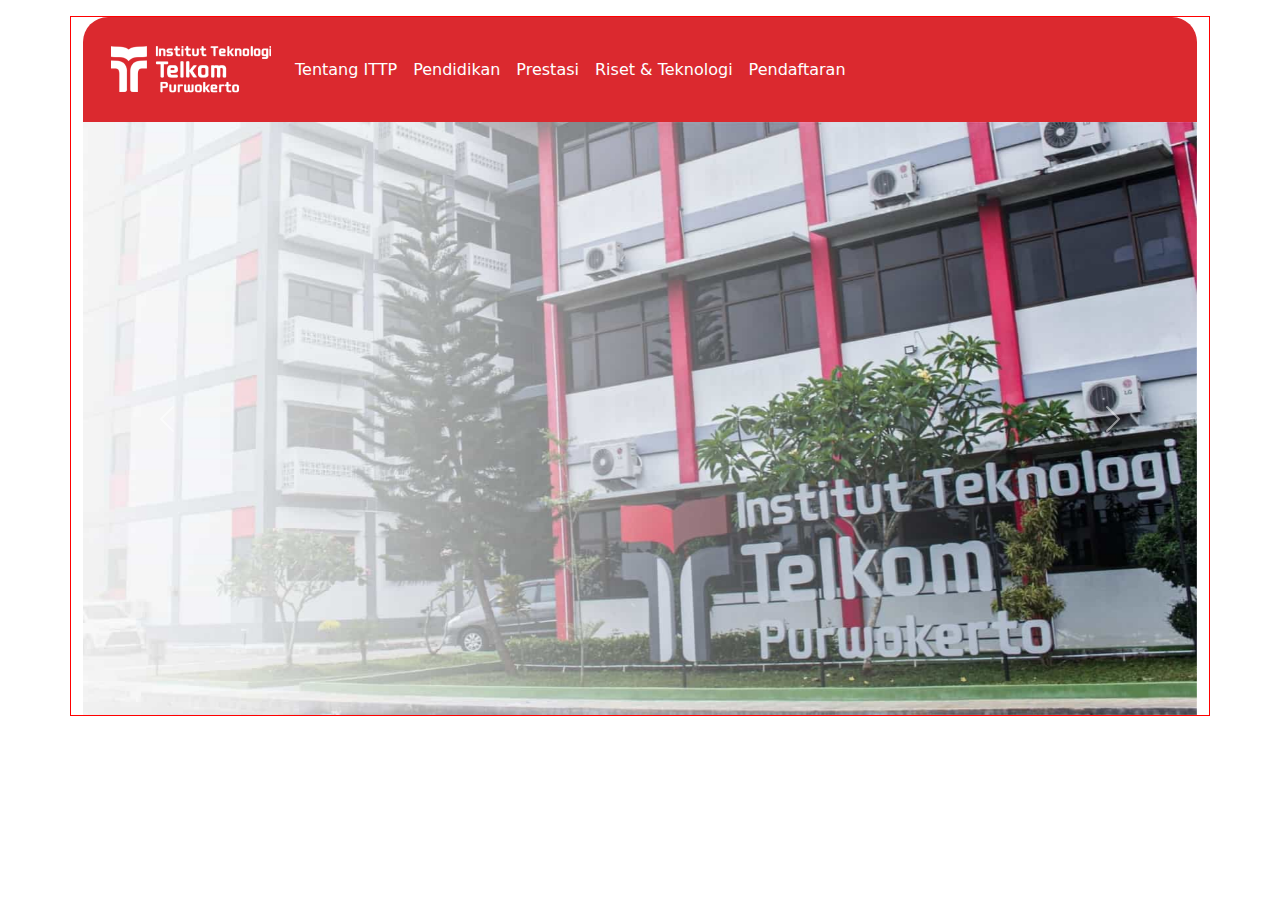
<file: 19104043_Gilang Aditia-tugas2_webittp/index.html>
<!DOCTYPE html>
<html lang="en">

<head>
    <meta charset="UTF-8">
    <meta http-equiv="X-UA-Compatible" content="IE=edge">
    <meta name="viewport" content="width=device-width, initial-scale=1.0">
    <title>ITTP</title>

    <link rel="stylesheet" href="css/bootstrap.css">
    <link rel="stylesheet" href="css/style.css">
</head>

<body>
    <div class="container-md mt-3">
        <nav class="navbar navbar-expand-lg navbar-dark bg-custom text-light">
            <div class="container-fluid m-3">
                <a class="navbar-brand" href="#"><img src="img/logo.png"></a>
                <button class="navbar-toggler" type="button" data-bs-toggle="collapse"
                    data-bs-target="#navbarNavAltMarkup" aria-controls="navbarNavAltMarkup" aria-expanded="false"
                    aria-label="Toggle navigation">
                    <span class="navbar-toggler-icon"></span>
                </button>
                <div class="collapse navbar-collapse" id="navbarNavAltMarkup">
                    <div class="navbar-nav">
                        <a class="nav-link active" aria-current="page" href="#">Tentang ITTP</a>
                        <a class="nav-link active" href="#">Pendidikan</a>
                        <a class="nav-link active" href="#">Prestasi</a>
                        <a class="nav-link active" href="#">Riset & Teknologi</a>
                        <a class="nav-link active" href="#">Pendaftaran</a>
                        
                    </div>
                </div>
            </div>
        </nav>

        <div id="carouselExampleControls" class="carousel slide" data-bs-ride="carousel">
            <div class="carousel-inner">
                <div class="carousel-item active">
                    <img src="img/bg.jpg" class="d-block w-100" alt="...">
                </div>
                <div class="carousel-item">
                    <img src="img/bg2.jpg" class="d-block w-100" alt="...">
                </div>
                <div class="carousel-item">
                    <img src="img/bg3.jpeg" class="d-block w-100" alt="...">
                </div>
            </div>
            <button class="carousel-control-prev" type="button" data-bs-target="#carouselExampleControls"
                data-bs-slide="prev">
                <span class="carousel-control-prev-icon" aria-hidden="true"></span>
                <span class="visually-hidden">Previous</span>
            </button>
            <button class="carousel-control-next" type="button" data-bs-target="#carouselExampleControls"
                data-bs-slide="next">
                <span class="carousel-control-next-icon" aria-hidden="true"></span>
                <span class="visually-hidden">Next</span>
            </button>
        </div>
    </div>


    <script src="js/bootstrap.min.js"></script>
</body>

</html>
</file>
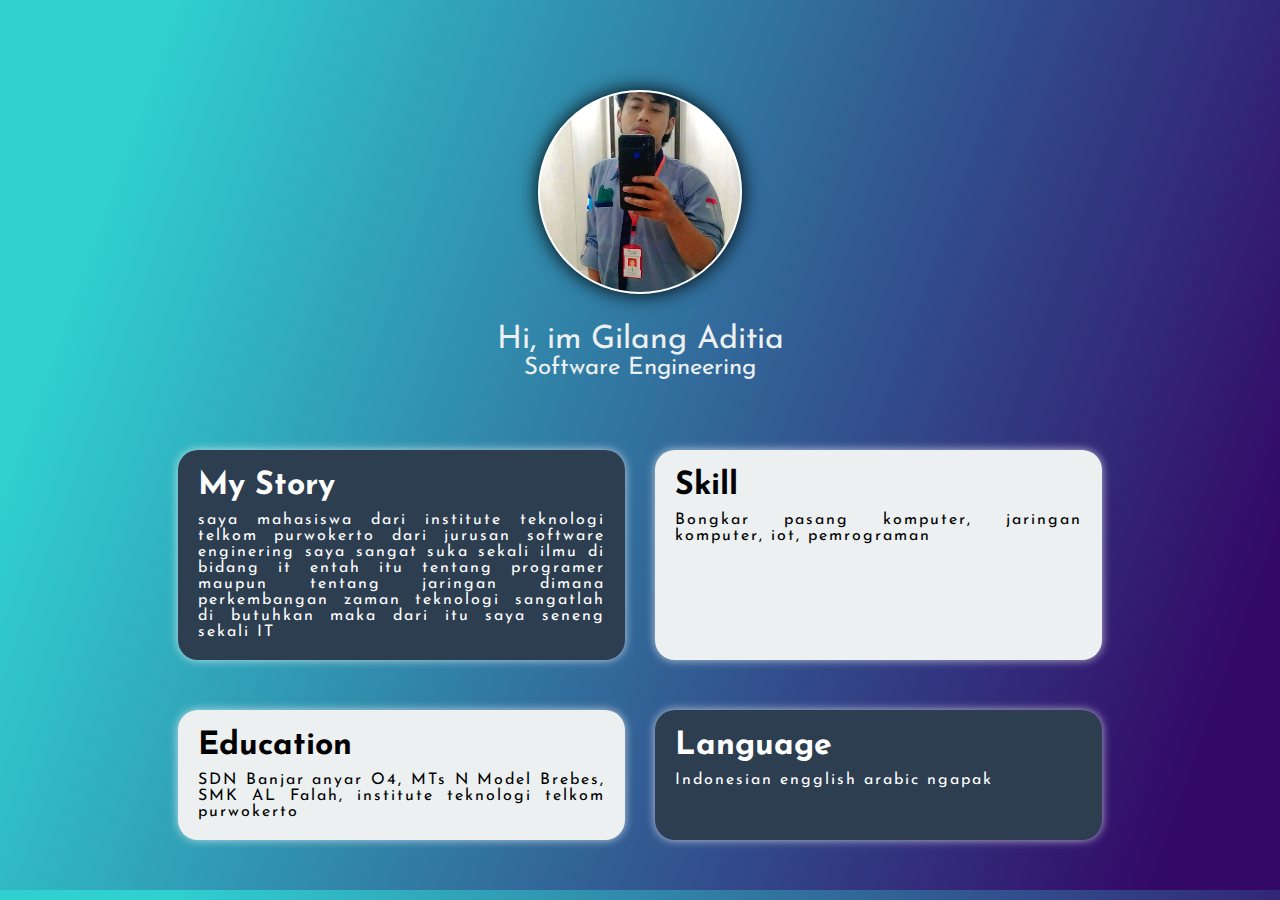
<file: portofolio gilang aditia/index.html>
<!DOCTYPE html>
<html lang="en ">
<head>
    <meta charset="UTF-8">
    <meta http-equiv="X-UA-Compatible" content="IE=edge">
    <meta name="viewport" content="width=device-width, initial-scale=1.0">
    <title>CV Gilang</title>
    <link rel="stylesheet" href="style.css" />
</head>
<body>
    <header>
        <div class="profile-img"></div>
        <div class="panel-intro">
            <div class="intro1">Hi, im Gilang Aditia</div>
            <div class="intro2">Software Engineering</div>
        </div>
        <div class="story">
            <h1>My Story</h1>
            <p>saya mahasiswa dari institute teknologi telkom purwokerto dari jurusan software enginering saya sangat suka sekali ilmu di bidang it entah itu tentang programer maupun tentang jaringan 
                dimana perkembangan zaman teknologi sangatlah di butuhkan maka dari itu saya seneng sekali IT
            </p>
        </div>
        <div class="skill">
            <h1>Skill</h1>
            <p>Bongkar pasang komputer, jaringan komputer, iot, pemrograman </p>
        </div>
        <div class="education">
            <h1>Education</h1>
            <p> SDN Banjar anyar O4, 
                MTs N Model Brebes, 
                SMK AL Falah, 
                institute teknologi telkom purwokerto
            </p>
        </div>
        <div class="language">
            <h1>Language</h1>
            <p>Indonesian
                engglish
                arabic
                ngapak
            </p>
        </div>
    </header>
</body>
</html>
</file>
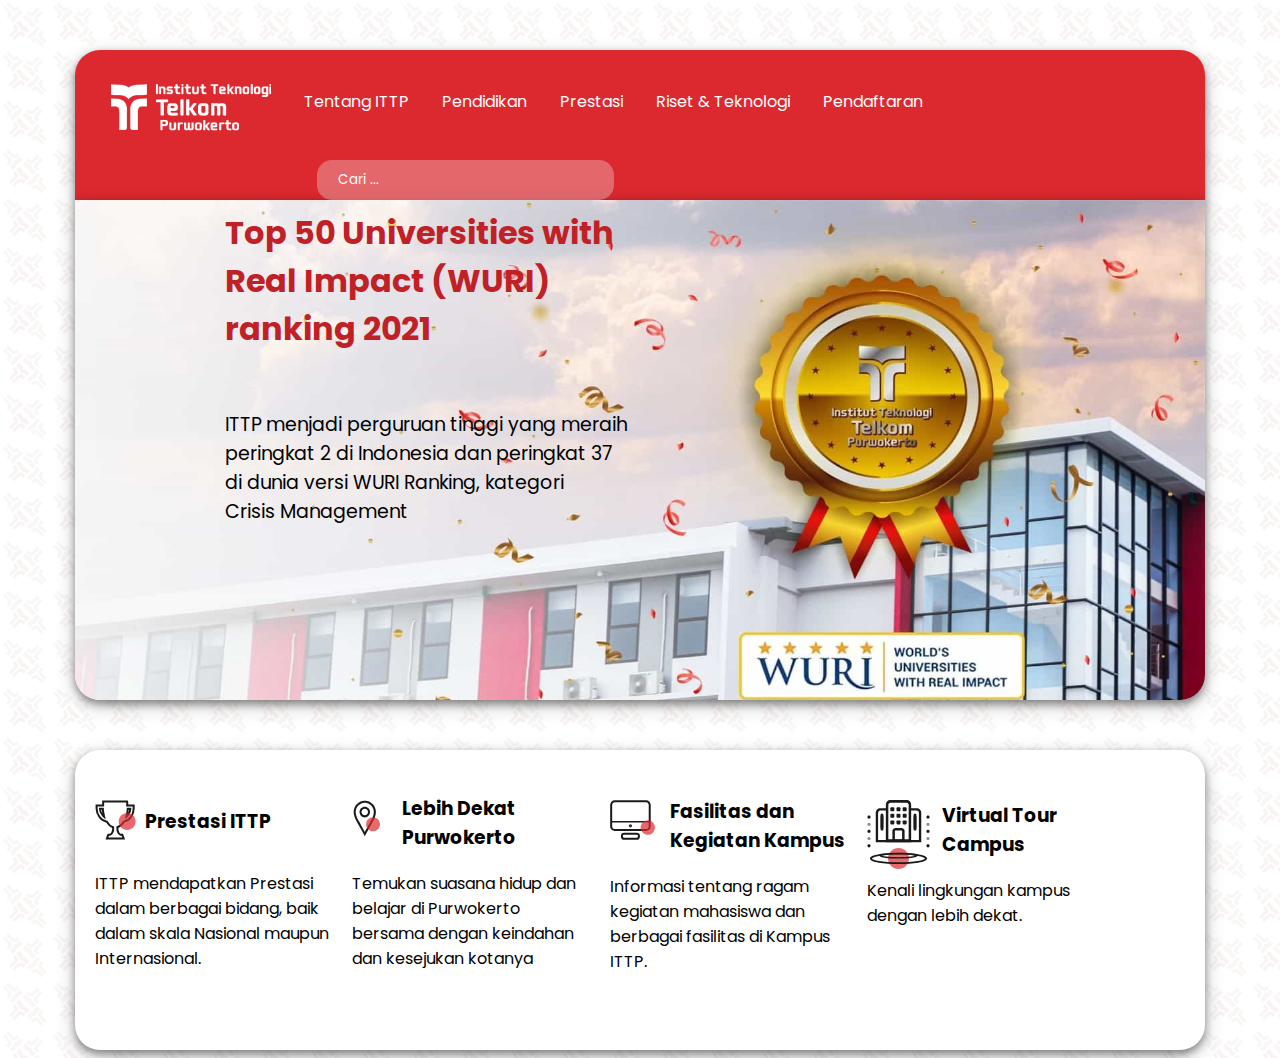
<file: 19104043_GilangAditia_web-tugas1/19104043_GilangAditia-tugas1_webittp/index.html>
<!DOCTYPE html>
<html>
<head>
	<meta charset="utf-8">
	<title>Institut Teknologi Telkom Purwokerto</title>
	<link rel="stylesheet" href="css/style.css">
	<link rel="preconnect" href="https://fonts.googleapis.com">
	<link rel="preconnect" href="https://fonts.gstatic.com" crossorigin>
	<link href="https://fonts.googleapis.com/css2?family=Poppins:ital,wght@0,300;0,400;0,500;1,300&display=swap" rel="stylesheet">
</head>
<body style="background: url('image/bg.png') repeat;">
	<div class="container">
		<div class="menu">
			<ul>
				<li><a href=""><img src="image/logo.png" class="logo"></a></li>
				<li><a href="" class="menu-item">Tentang ITTP</a></li>
				<li><a href="" class="menu-item">Pendidikan</a></li>
				<li><a href="" class="menu-item">Prestasi</a></li>
				<li><a href="" class="menu-item">Riset & Teknologi</a></li>
				<li><a href="" class="menu-item">Pendaftaran</a></li>
				<li><input type="text" class="menu-search" placeholder="Cari ..."></li>
			</ul>
		</div>
		<div class="slide">
			<h1 class="title-image">Top 50 Universities with
				<br>Real Impact (WURI)<br> ranking 2021</h1>
			<p class="description-image">ITTP menjadi perguruan tinggi yang meraih
				<br>peringkat 2 di Indonesia dan peringkat 37<br> di dunia versi WURI Ranking, kategori<br> Crisis Management</p>
		</div>

		<div class="catalog">
			<div class="row">
				<div class="column catalog-column"><img src="image/ico-trophy.svg"><h3 class="prestasi">Prestasi ITTP</h3>
				<p style="margin-top: 35px;">ITTP mendapatkan Prestasi dalam berbagai bidang, baik dalam skala Nasional maupun Internasional.</p></div>
				<div class="column catalog-column"><img src="image/Ico-lokasi.svg"><h3 class="lokasi">Lebih Dekat <br>Purwokerto</h3>
				<p>Temukan suasana hidup dan belajar di Purwokerto bersama dengan keindahan dan kesejukan kotanya</p></div>
				<div class="column catalog-column"><img src="image/ico-pc.svg"><h3 class="fasilitas">Fasilitas dan<br> Kegiatan Kampus</h3>
				<p>Informasi tentang ragam kegiatan mahasiswa dan berbagai fasilitas di Kampus ITTP.</p></div>
				<div class="column catalog-column"><img src="image/Virtual-Tour-CampusITTP-1.svg"><h3 class="virtual">Virtual Tour<br> Campus</h3>
				<p>Kenali lingkungan kampus dengan lebih dekat.</p></div>
			</div>
		</div>
	</div>
</body>
</html>
</file>
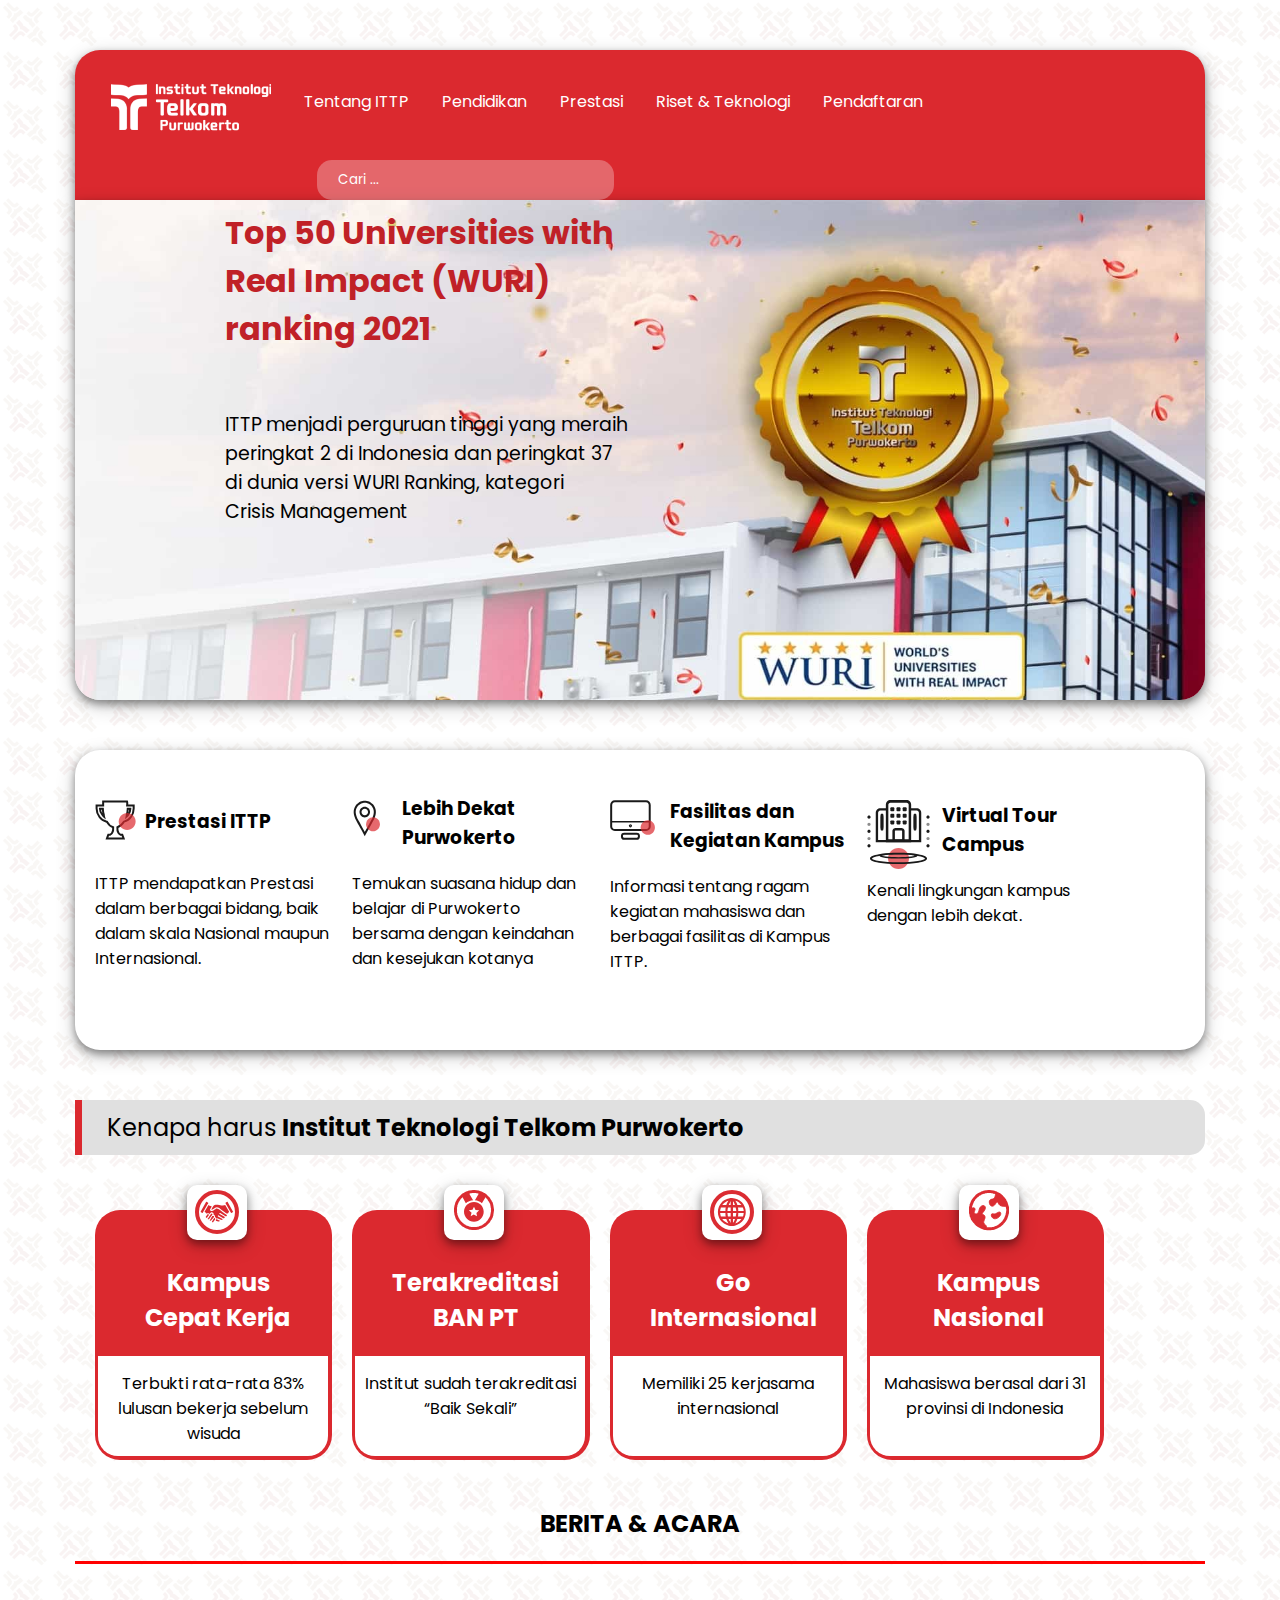
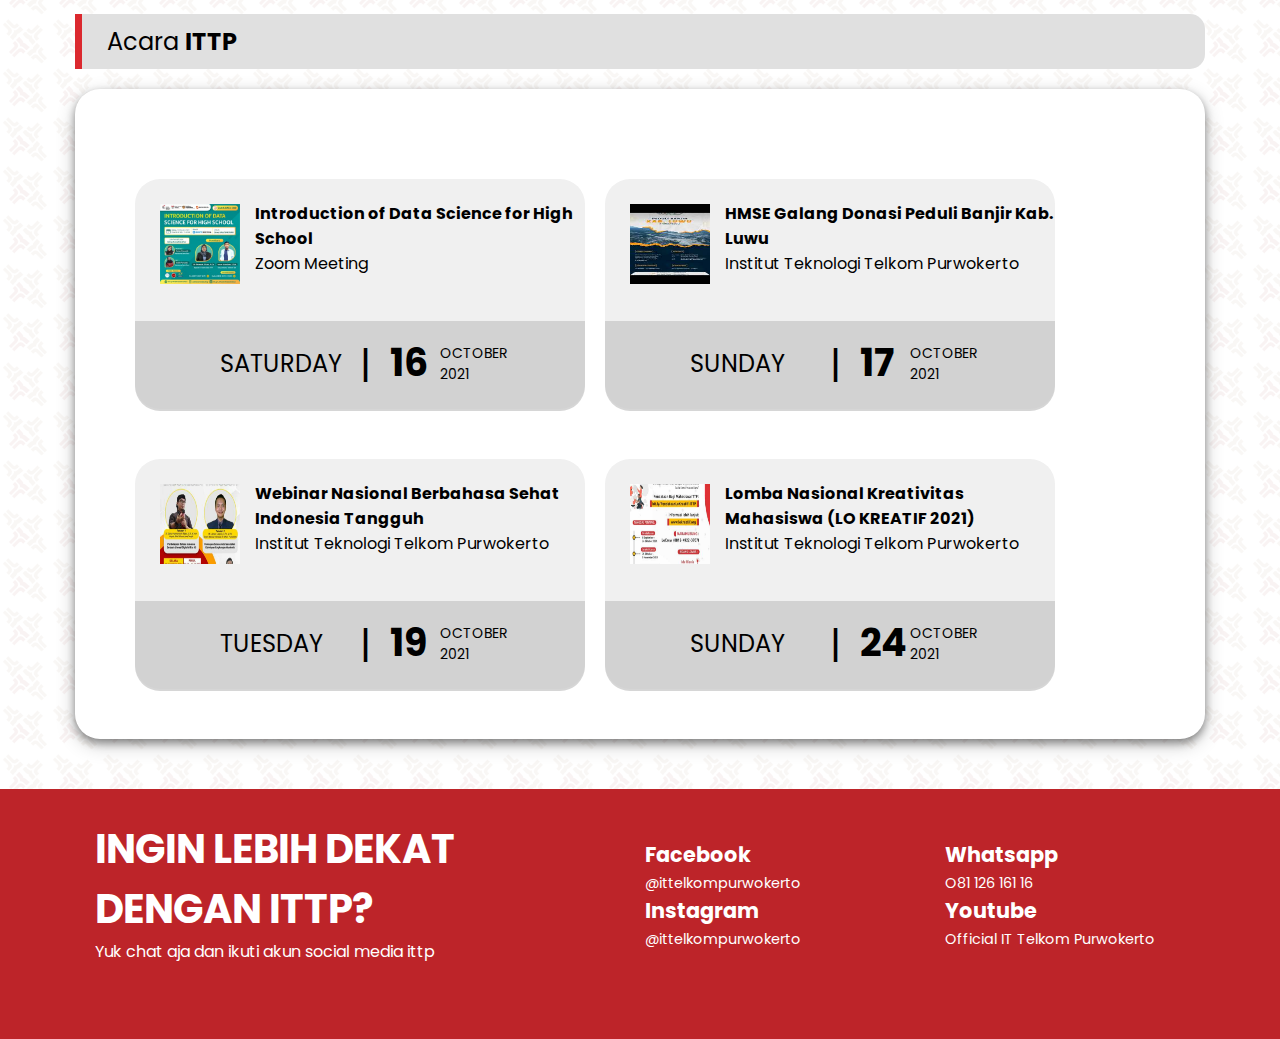
<file: 19104043_GilangAditia_web-tugas1/Lanjut Web/index.html>
<!DOCTYPE html>
<html>
<head>
	<meta charset="utf-8">
	<title>Institut Teknologi Telkom Purwokerto</title>
	<link rel="stylesheet" href="css/style.css">
	<link rel="preconnect" href="https://fonts.googleapis.com">
	<link rel="preconnect" href="https://fonts.gstatic.com" crossorigin>
	<link href="https://fonts.googleapis.com/css2?family=Poppins:ital,wght@0,300;0,400;0,500;1,300&display=swap" rel="stylesheet">
</head>
<body style="background: url('image/bg.png') repeat;">
	<div class="container">
		<div class="menu">
			<ul>
				<li><a href=""><img src="image/logo.png" class="logo"></a></li>
				<li><a href="" class="menu-item">Tentang ITTP</a></li>
				<li><a href="" class="menu-item">Pendidikan</a></li>
				<li><a href="" class="menu-item">Prestasi</a></li>
				<li><a href="" class="menu-item">Riset & Teknologi</a></li>
				<li><a href="" class="menu-item">Pendaftaran</a></li>
				<li><input type="text" class="menu-search" placeholder="Cari ..."></li>
			</ul>
		</div>
		<div class="slide">
			<h1 class="title-image">Top 50 Universities with
				<br>Real Impact (WURI)<br> ranking 2021</h1>
			<p class="description-image">ITTP menjadi perguruan tinggi yang meraih
				<br>peringkat 2 di Indonesia dan peringkat 37<br> di dunia versi WURI Ranking, kategori<br> Crisis Management</p>
		</div>

		<div class="catalog">
			<div class="row">
				<div class="column catalog-column"><img src="image/ico-trophy.svg"><h3 class="prestasi">Prestasi ITTP</h3>
				<p style="margin-top: 35px;">ITTP mendapatkan Prestasi dalam berbagai bidang, baik dalam skala Nasional maupun Internasional.</p></div>
				<div class="column catalog-column"><img src="image/Ico-lokasi.svg"><h3 class="lokasi">Lebih Dekat <br>Purwokerto</h3>
				<p>Temukan suasana hidup dan belajar di Purwokerto bersama dengan keindahan dan kesejukan kotanya</p></div>
				<div class="column catalog-column"><img src="image/ico-pc.svg"><h3 class="fasilitas">Fasilitas dan<br> Kegiatan Kampus</h3>
				<p>Informasi tentang ragam kegiatan mahasiswa dan berbagai fasilitas di Kampus ITTP.</p></div>
				<div class="column catalog-column"><img src="image/Virtual-Tour-CampusITTP-1.svg"><h3 class="virtual">Virtual Tour<br> Campus</h3>
				<p>Kenali lingkungan kampus dengan lebih dekat.</p></div>
			</div>
		</div>

		<div class="home-title">
			<h2 class="desc-title">Kenapa harus <strong>Institut Teknologi Telkom Purwokerto</strong></h2>
		</div>

		<div class="why-panel">
			<div class="row">
				<div class="column">
					<div class="why-icon">
						<img src="image/icon-why1.svg">
					</div>
					<div class="why-box">
						<h2 class="why-title" style="margin-left: 50px;">Kampus<br> Cepat Kerja</h2>
					</div>
					<div class="why-content">
						<p class="why-desc-content">Terbukti rata-rata 83% lulusan bekerja sebelum wisuda</p>
					</div>
				</div>
				<div class="column">
					<div class="why-icon">
						<img src="image/icon-why2.svg">
					</div>
					<div class="why-box">
						<h2 class="why-title">Terakreditasi<br> BAN PT</h2>
					</div>
					<div class="why-content">
						<p class="why-desc-content">Institut sudah terakreditasi “Baik Sekali”</p>
					</div>
				</div>
				<div class="column">
					<div class="why-icon">
						<img src="image/icon-why3.svg">
					</div>
					<div class="why-box">
						<h2 class="why-title">Go<br> Internasional</h2>
					</div>
					<div class="why-content">
						<p class="why-desc-content">Memiliki 25 kerjasama internasional</p>
					</div>
				</div>
				<div class="column">
					<div class="why-icon">
						<img src="image/icon-why4.svg">
					</div>
					<div class="why-box">
						<h2 class="why-title" style="margin-left: 66px;">Kampus<br> Nasional</h2>
					</div>
					<div class="why-content">
						<p class="why-desc-content">Mahasiswa berasal dari 31 provinsi di Indonesia</p>
					</div>
				</div>
			</div>
		</div>

		<div class="judul">
			<div class="heading">
				<h2>BERITA & ACARA</h2>
			</div>
		</div>

		<div class="home-title">
			<h2 class="desc-title">Acara <strong>ITTP</strong></h2>
		</div>

		<div class="acara-card">
			<div class="acara-inner">
				<div class="row">
					<div class="column" style="width: 450px;">
						<div class="card-item-acara">
							<img src="image/webinar.jpg" class="img-acara" width="80" height="80">
							<h4 class="acara-title">Introduction of Data Science for High School</h4>
							<p class="lokasi-acara">Zoom Meeting</p>
							<div class="card-item-date">
								<div class="day">
									<h2 class="day-date">SATURDAY</h2>
								</div>
								<h2 class="slash-date">|</h2>
								<div class="date-bar">
									<h2 class="day-num">16</h2>
									<h2 class="month-year">OCTOBER<br>2021</h2>
								</div>
							</div>
						</div>
					</div>
					<div class="column" style="width: 450px;">
						<div class="card-item-acara">
							<img src="image/banjir.jpg" class="img-acara" width="80" height="80">
							<h4 class="acara-title">HMSE Galang Donasi Peduli Banjir Kab. Luwu</h4>
							<p class="lokasi-acara">Institut Teknologi Telkom Purwokerto</p>
							<div class="card-item-date">
								<div class="day">
									<h2 class="day-date">SUNDAY</h2>
								</div>
								<h2 class="slash-date">|</h2>
								<div class="date-bar">
									<h2 class="day-num">17</h2>
									<h2 class="month-year">OCTOBER<br>2021</h2>
								</div>
							</div>
						</div>
					</div>
					<div class="column" style="width: 450px;">
						<div class="card-item-acara">
							<img src="image/webinar-1.jpg" class="img-acara" width="80" height="80">
							<h4 class="acara-title">Webinar Nasional Berbahasa Sehat Indonesia Tangguh</h4>
							<p class="lokasi-acara">Institut Teknologi Telkom Purwokerto</p>
							<div class="card-item-date">
								<div class="day">
									<h2 class="day-date">TUESDAY</h2>
								</div>
								<h2 class="slash-date">|</h2>
								<div class="date-bar">
									<h2 class="day-num">19</h2>
									<h2 class="month-year">OCTOBER<br>2021</h2>
								</div>
							</div>
						</div>
					</div>
					<div class="column" style="width: 450px;">
						<div class="card-item-acara">
							<img src="image/lomba.jpg" class="img-acara" width="80" height="80">
							<h4 class="acara-title">Lomba Nasional Kreativitas Mahasiswa (LO KREATIF 2021)</h4>
							<p class="lokasi-acara">Institut Teknologi Telkom Purwokerto</p>
							<div class="card-item-date">
								<div class="day">
									<h2 class="day-date">SUNDAY</h2>
								</div>
								<h2 class="slash-date">|</h2>
								<div class="date-bar">
									<h2 class="day-num">24</h2>
									<h2 class="month-year">OCTOBER<br>2021</h2>
								</div>
							</div>
						</div>
					</div>
				</div>
			</div>
		</div>
	</div>
	<div class="footer">
		<div class="container-footer">
			<div class="row">
				<div class="column" style="width: 500px;">
					<h3 class="footer-title">INGIN LEBIH DEKAT DENGAN ITTP?</h3>
					<p class="footer-desc">Yuk chat aja dan ikuti akun social media ittp</p>
				</div>
				<div class="column" style="width: 250px;margin-left: 50px;">
					<a href="#" class="social-media">
						<span class="social-media-name">Facebook</span><br>
						<span class="social-media-desc">@ittelkompurwokerto</span>
					</a>
					<a href="#" class="social-media">
						<span class="social-media-name">Instagram</span><br>
						<span class="social-media-desc">@ittelkompurwokerto</span>
					</a>
				</div>
				<div class="column" style="width: 250px;margin-left: 50px;">
					<a href="#" class="social-media">
						<span class="social-media-name">Whatsapp</span><br>
						<span class="social-media-desc">O81 126 161 16</span>
					</a>
					<br>
					<a href="#" class="social-media">
						<span class="social-media-name">Youtube</span><br>
						<span class="social-media-desc">Official IT Telkom Purwokerto</span>
					</a>
				</div>
			</div>
		</div>
	</div>
</body>
</html>
</file>
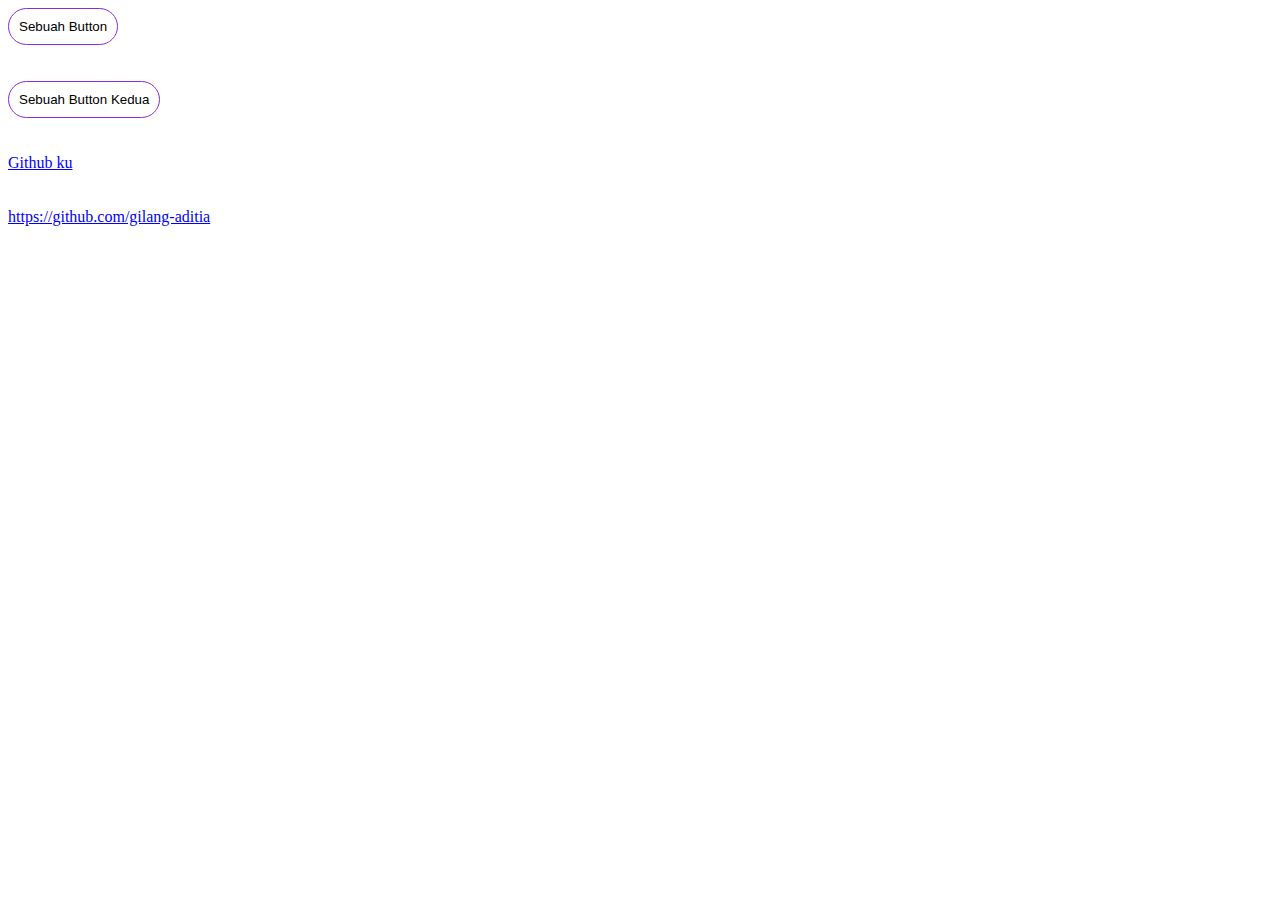
<file: ngobar_2/Pseudo_Class/Index.html>
<!DOCTYPE html>
<html lang="en">

<head>
    <meta charset="UTF-8">
    <meta http-equiv="X-UA-Compatible" content="IE=edge">
    <meta name="viewport" content="width=device-width, initial-scale=1.0">
    <title>Pseudo-Class</title>

    <link rel="stylesheet" type="text/css" href="css/Index.css" />
</head>

<body>

    <button class="button1"> Sebuah Button </button>
    <br>
    <br>
    <br>

    <button class="button2"> Sebuah Button Kedua</button>
    <br>
    <br>
    <br>

    <a id="aLink" href="https://github.com/gilang-aditia">Github ku</a>
    <br>
    <br>
    <br>

    <a id="aLink" href="https://github.com/gilang-aditia">https://github.com/gilang-aditia</a>
</body>

</html>
</file>
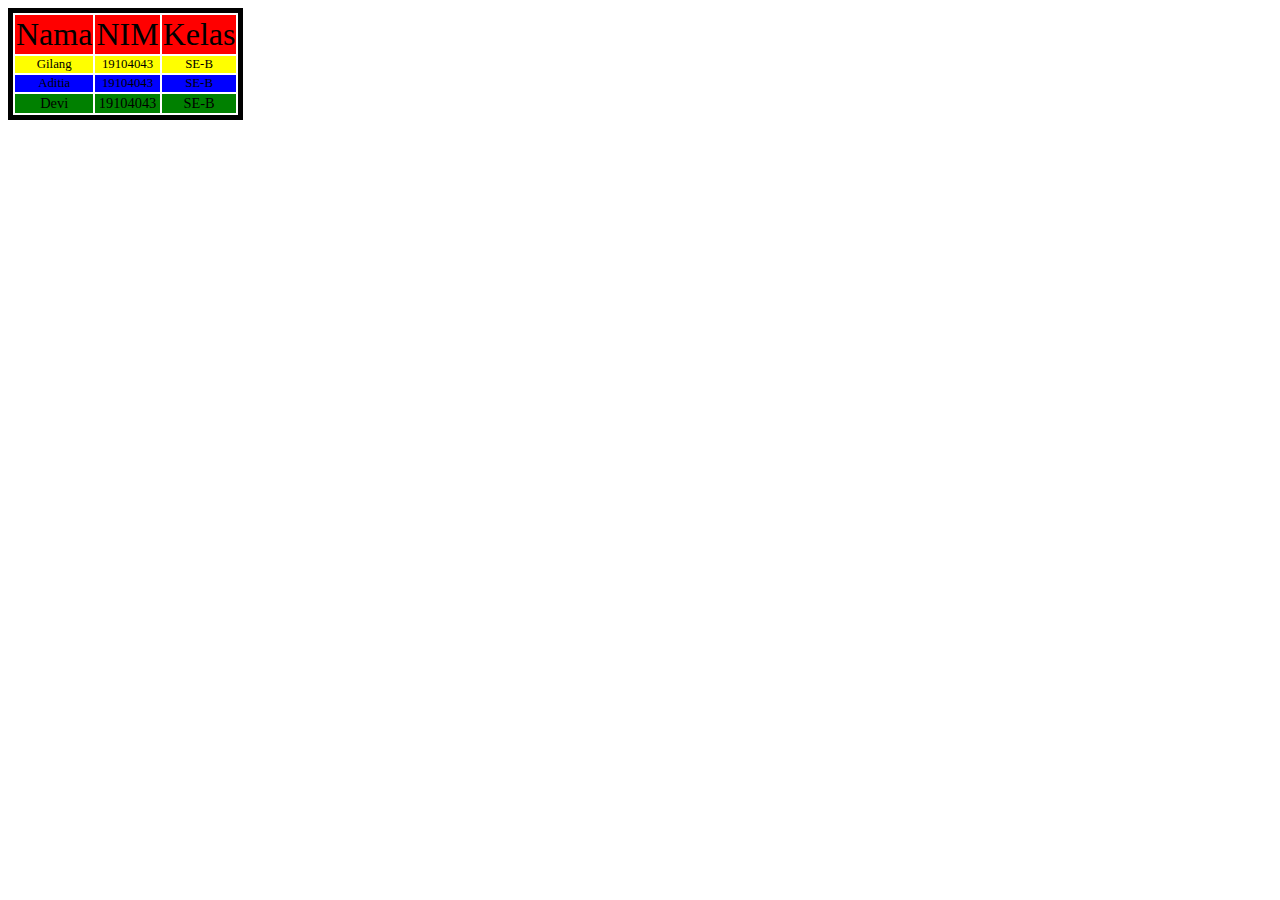
<file: ngobar_2/Selector/Index.html>
<!DOCTYPE html>
<html lang="en">

<head>
    <meta charset="UTF-8">
    <meta http-equiv="X-UA-Compatible" content="IE=edge">
    <meta name="viewport" content="width=device-width, initial-scale=1.0">
    <title>Table</title>

    <link rel="stylesheet" type="text/css" href="css/Index.css" />
</head>

<body>
    <table>
        <tr class="head">
            <td>Nama</td>
            <td>NIM</td>
            <td>Kelas</td>
        </tr>
        <tr id="odd">
            <td>Gilang</td>
            <td>19104043</td>
            <td>SE-B</td>
        </tr>
        <tr id="event">
            <td>Aditia</td>
            <td>19104043</td>
            <td>SE-B</td>
        </tr>
        <tr>
            <td>Devi</td>
            <td>19104043</td>
            <td>SE-B</td>
        </tr>
    </table>
</body>

</html>
</file>
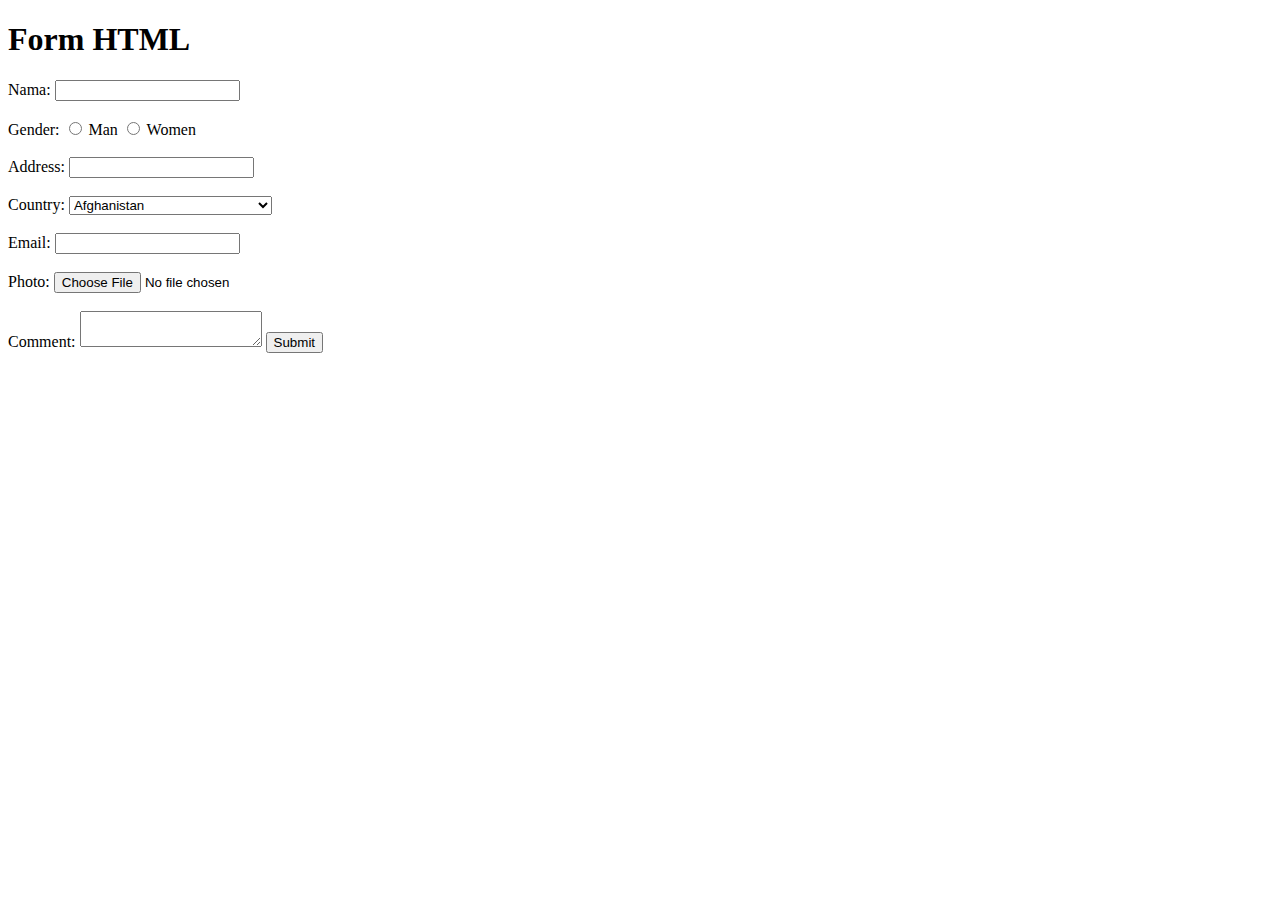
<file: pertemuan 1/Praktek/index.html>
<!DOCTYPE html>
<html lang="en">

<head>
    <meta charset="UTF-8">
    <meta http-equiv="X-UA-Compatible" content="IE=edge">
    <meta name="viewport" content="width=device-width, initial-scale=1.0">
    <title>Modul 1 Form</title>
</head>

<body>
    <h1>Form HTML</h1>
    <label for="nama">Nama:</label>
    <input type="text" id="nama" name="nama" value=""><br><br>
    <label for="nama">Gender:</label>
    <input type="radio" id="man" name="gender" value="Man">
    <label for="man">Man</label>
    <input type="radio" id="women" name="gender" value="Women">
    <label for="Women">Women</label><br><br>
    <label for="address">Address:</label>
    <input type="text" id="address" name="address" value=""><br><br>
    <label for="address">Country:</label>
    <select id="country" name="country">
        <option value="Afganistan">Afghanistan</option>
        <option value="Albania">Albania</option>
        <option value="Algeria">Algeria</option>
        <option value="American Samoa">American Samoa</option>
        <option value="Andorra">Andorra</option>
        <option value="Angola">Angola</option>
        <option value="Anguilla">Anguilla</option>
        <option value="Antigua & Barbuda">Antigua & Barbuda</option>
        <option value="Argentina">Argentina</option>
        <option value="Armenia">Armenia</option>
        <option value="Aruba">Aruba</option>
        <option value="Australia">Australia</option>
        <option value="Austria">Austria</option>
        <option value="Azerbaijan">Azerbaijan</option>
        <option value="Bahamas">Bahamas</option>
        <option value="Bahrain">Bahrain</option>
        <option value="Bangladesh">Bangladesh</option>
        <option value="Barbados">Barbados</option>
        <option value="Belarus">Belarus</option>
        <option value="Belgium">Belgium</option>
        <option value="Belize">Belize</option>
        <option value="Benin">Benin</option>
        <option value="Bermuda">Bermuda</option>
        <option value="Bhutan">Bhutan</option>
        <option value="Bolivia">Bolivia</option>
        <option value="Bonaire">Bonaire</option>
        <option value="Bosnia & Herzegovina">Bosnia & Herzegovina</option>
        <option value="Botswana">Botswana</option>
        <option value="Brazil">Brazil</option>
        <option value="British Indian Ocean Ter">British Indian Ocean Ter</option>
        <option value="Brunei">Brunei</option>
        <option value="Bulgaria">Bulgaria</option>
        <option value="Burkina Faso">Burkina Faso</option>
        <option value="Burundi">Burundi</option>
        <option value="Cambodia">Cambodia</option>
        <option value="Cameroon">Cameroon</option>
        <option value="Canada">Canada</option>
        <option value="Canary Islands">Canary Islands</option>
        <option value="Cape Verde">Cape Verde</option>
        <option value="Cayman Islands">Cayman Islands</option>
        <option value="Central African Republic">Central African Republic</option>
        <option value="Chad">Chad</option>
        <option value="Channel Islands">Channel Islands</option>
        <option value="Chile">Chile</option>
        <option value="China">China</option>
        <option value="Christmas Island">Christmas Island</option>
        <option value="Cocos Island">Cocos Island</option>
        <option value="Colombia">Colombia</option>
        <option value="Comoros">Comoros</option>
        <option value="Congo">Congo</option>
        <option value="Cook Islands">Cook Islands</option>
        <option value="Costa Rica">Costa Rica</option>
        <option value="Cote DIvoire">Cote DIvoire</option>
        <option value="Croatia">Croatia</option>
        <option value="Cuba">Cuba</option>
        <option value="Curaco">Curacao</option>
        <option value="Cyprus">Cyprus</option>
        <option value="Czech Republic">Czech Republic</option>
        <option value="Denmark">Denmark</option>
        <option value="Djibouti">Djibouti</option>
        <option value="Dominica">Dominica</option>
        <option value="Dominican Republic">Dominican Republic</option>
        <option value="East Timor">East Timor</option>
        <option value="Ecuador">Ecuador</option>
        <option value="Egypt">Egypt</option>
        <option value="El Salvador">El Salvador</option>
        <option value="Equatorial Guinea">Equatorial Guinea</option>
        <option value="Eritrea">Eritrea</option>
        <option value="Estonia">Estonia</option>
        <option value="Ethiopia">Ethiopia</option>
        <option value="Falkland Islands">Falkland Islands</option>
        <option value="Faroe Islands">Faroe Islands</option>
        <option value="Fiji">Fiji</option>
        <option value="Finland">Finland</option>
        <option value="France">France</option>
        <option value="French Guiana">French Guiana</option>
        <option value="French Polynesia">French Polynesia</option>
        <option value="French Southern Ter">French Southern Ter</option>
        <option value="Gabon">Gabon</option>
        <option value="Gambia">Gambia</option>
        <option value="Georgia">Georgia</option>
        <option value="Germany">Germany</option>
        <option value="Ghana">Ghana</option>
        <option value="Gibraltar">Gibraltar</option>
        <option value="Great Britain">Great Britain</option>
        <option value="Greece">Greece</option>
        <option value="Greenland">Greenland</option>
        <option value="Grenada">Grenada</option>
        <option value="Guadeloupe">Guadeloupe</option>
        <option value="Guam">Guam</option>
        <option value="Guatemala">Guatemala</option>
        <option value="Guinea">Guinea</option>
        <option value="Guyana">Guyana</option>
        <option value="Haiti">Haiti</option>
        <option value="Hawaii">Hawaii</option>
        <option value="Honduras">Honduras</option>
        <option value="Hong Kong">Hong Kong</option>
        <option value="Hungary">Hungary</option>
        <option value="Iceland">Iceland</option>
        <option value="Indonesia">Indonesia</option>
        <option value="India">India</option>
        <option value="Iran">Iran</option>
        <option value="Iraq">Iraq</option>
        <option value="Ireland">Ireland</option>
        <option value="Isle of Man">Isle of Man</option>
        <option value="Israel">Israel</option>
        <option value="Italy">Italy</option>
        <option value="Jamaica">Jamaica</option>
        <option value="Japan">Japan</option>
        <option value="Jordan">Jordan</option>
        <option value="Kazakhstan">Kazakhstan</option>
        <option value="Kenya">Kenya</option>
        <option value="Kiribati">Kiribati</option>
        <option value="Korea North">Korea North</option>
        <option value="Korea Sout">Korea South</option>
        <option value="Kuwait">Kuwait</option>
        <option value="Kyrgyzstan">Kyrgyzstan</option>
        <option value="Laos">Laos</option>
        <option value="Latvia">Latvia</option>
        <option value="Lebanon">Lebanon</option>
        <option value="Lesotho">Lesotho</option>
        <option value="Liberia">Liberia</option>
        <option value="Libya">Libya</option>
        <option value="Liechtenstein">Liechtenstein</option>
        <option value="Lithuania">Lithuania</option>
        <option value="Luxembourg">Luxembourg</option>
        <option value="Macau">Macau</option>
        <option value="Macedonia">Macedonia</option>
        <option value="Madagascar">Madagascar</option>
        <option value="Malaysia">Malaysia</option>
        <option value="Malawi">Malawi</option>
        <option value="Maldives">Maldives</option>
        <option value="Mali">Mali</option>
        <option value="Malta">Malta</option>
        <option value="Marshall Islands">Marshall Islands</option>
        <option value="Martinique">Martinique</option>
        <option value="Mauritania">Mauritania</option>
        <option value="Mauritius">Mauritius</option>
        <option value="Mayotte">Mayotte</option>
        <option value="Mexico">Mexico</option>
        <option value="Midway Islands">Midway Islands</option>
        <option value="Moldova">Moldova</option>
        <option value="Monaco">Monaco</option>
        <option value="Mongolia">Mongolia</option>
        <option value="Montserrat">Montserrat</option>
        <option value="Morocco">Morocco</option>
        <option value="Mozambique">Mozambique</option>
        <option value="Myanmar">Myanmar</option>
        <option value="Nambia">Nambia</option>
        <option value="Nauru">Nauru</option>
        <option value="Nepal">Nepal</option>
        <option value="Netherland Antilles">Netherland Antilles</option>
        <option value="Netherlands">Netherlands (Holland, Europe)</option>
        <option value="Nevis">Nevis</option>
        <option value="New Caledonia">New Caledonia</option>
        <option value="New Zealand">New Zealand</option>
        <option value="Nicaragua">Nicaragua</option>
        <option value="Niger">Niger</option>
        <option value="Nigeria">Nigeria</option>
        <option value="Niue">Niue</option>
        <option value="Norfolk Island">Norfolk Island</option>
        <option value="Norway">Norway</option>
        <option value="Oman">Oman</option>
        <option value="Pakistan">Pakistan</option>
        <option value="Palau Island">Palau Island</option>
        <option value="Palestine">Palestine</option>
        <option value="Panama">Panama</option>
        <option value="Papua New Guinea">Papua New Guinea</option>
        <option value="Paraguay">Paraguay</option>
        <option value="Peru">Peru</option>
        <option value="Phillipines">Philippines</option>
        <option value="Pitcairn Island">Pitcairn Island</option>
        <option value="Poland">Poland</option>
        <option value="Portugal">Portugal</option>
        <option value="Puerto Rico">Puerto Rico</option>
        <option value="Qatar">Qatar</option>
        <option value="Republic of Montenegro">Republic of Montenegro</option>
        <option value="Republic of Serbia">Republic of Serbia</option>
        <option value="Reunion">Reunion</option>
        <option value="Romania">Romania</option>
        <option value="Russia">Russia</option>
        <option value="Rwanda">Rwanda</option>
        <option value="St Barthelemy">St Barthelemy</option>
        <option value="St Eustatius">St Eustatius</option>
        <option value="St Helena">St Helena</option>
        <option value="St Kitts-Nevis">St Kitts-Nevis</option>
        <option value="St Lucia">St Lucia</option>
        <option value="St Maarten">St Maarten</option>
        <option value="St Pierre & Miquelon">St Pierre & Miquelon</option>
        <option value="St Vincent & Grenadines">St Vincent & Grenadines</option>
        <option value="Saipan">Saipan</option>
        <option value="Samoa">Samoa</option>
        <option value="Samoa American">Samoa American</option>
        <option value="San Marino">San Marino</option>
        <option value="Sao Tome & Principe">Sao Tome & Principe</option>
        <option value="Saudi Arabia">Saudi Arabia</option>
        <option value="Senegal">Senegal</option>
        <option value="Seychelles">Seychelles</option>
        <option value="Sierra Leone">Sierra Leone</option>
        <option value="Singapore">Singapore</option>
        <option value="Slovakia">Slovakia</option>
        <option value="Slovenia">Slovenia</option>
        <option value="Solomon Islands">Solomon Islands</option>
        <option value="Somalia">Somalia</option>
        <option value="South Africa">South Africa</option>
        <option value="Spain">Spain</option>
        <option value="Sri Lanka">Sri Lanka</option>
        <option value="Sudan">Sudan</option>
        <option value="Suriname">Suriname</option>
        <option value="Swaziland">Swaziland</option>
        <option value="Sweden">Sweden</option>
        <option value="Switzerland">Switzerland</option>
        <option value="Syria">Syria</option>
        <option value="Tahiti">Tahiti</option>
        <option value="Taiwan">Taiwan</option>
        <option value="Tajikistan">Tajikistan</option>
        <option value="Tanzania">Tanzania</option>
        <option value="Thailand">Thailand</option>
        <option value="Togo">Togo</option>
        <option value="Tokelau">Tokelau</option>
        <option value="Tonga">Tonga</option>
        <option value="Trinidad & Tobago">Trinidad & Tobago</option>
        <option value="Tunisia">Tunisia</option>
        <option value="Turkey">Turkey</option>
        <option value="Turkmenistan">Turkmenistan</option>
        <option value="Turks & Caicos Is">Turks & Caicos Is</option>
        <option value="Tuvalu">Tuvalu</option>
        <option value="Uganda">Uganda</option>
        <option value="United Kingdom">United Kingdom</option>
        <option value="Ukraine">Ukraine</option>
        <option value="United Arab Erimates">United Arab Emirates</option>
        <option value="United States of America">United States of America</option>
        <option value="Uraguay">Uruguay</option>
        <option value="Uzbekistan">Uzbekistan</option>
        <option value="Vanuatu">Vanuatu</option>
        <option value="Vatican City State">Vatican City State</option>
        <option value="Venezuela">Venezuela</option>
        <option value="Vietnam">Vietnam</option>
        <option value="Virgin Islands (Brit)">Virgin Islands (Brit)</option>
        <option value="Virgin Islands (USA)">Virgin Islands (USA)</option>
        <option value="Wake Island">Wake Island</option>
        <option value="Wallis & Futana Is">Wallis & Futana Is</option>
        <option value="Yemen">Yemen</option>
        <option value="Zaire">Zaire</option>
        <option value="Zambia">Zambia</option>
        <option value="Zimbabwe">Zimbabwe</option>
</select><br><br>

    <label for="emails">Email:</label>
    <input type="email" id="emails" name="emails" multiple><br><br>
    <form action="/action_page.php" id="usrform">
        Photo: <input type="file" name="photo">
    </form><br>
    <label for="comment">Comment:</label>
    <textarea>
        </textarea>
    <input type="submit" name="submit" value="Submit">
</body>

</html>
</file>
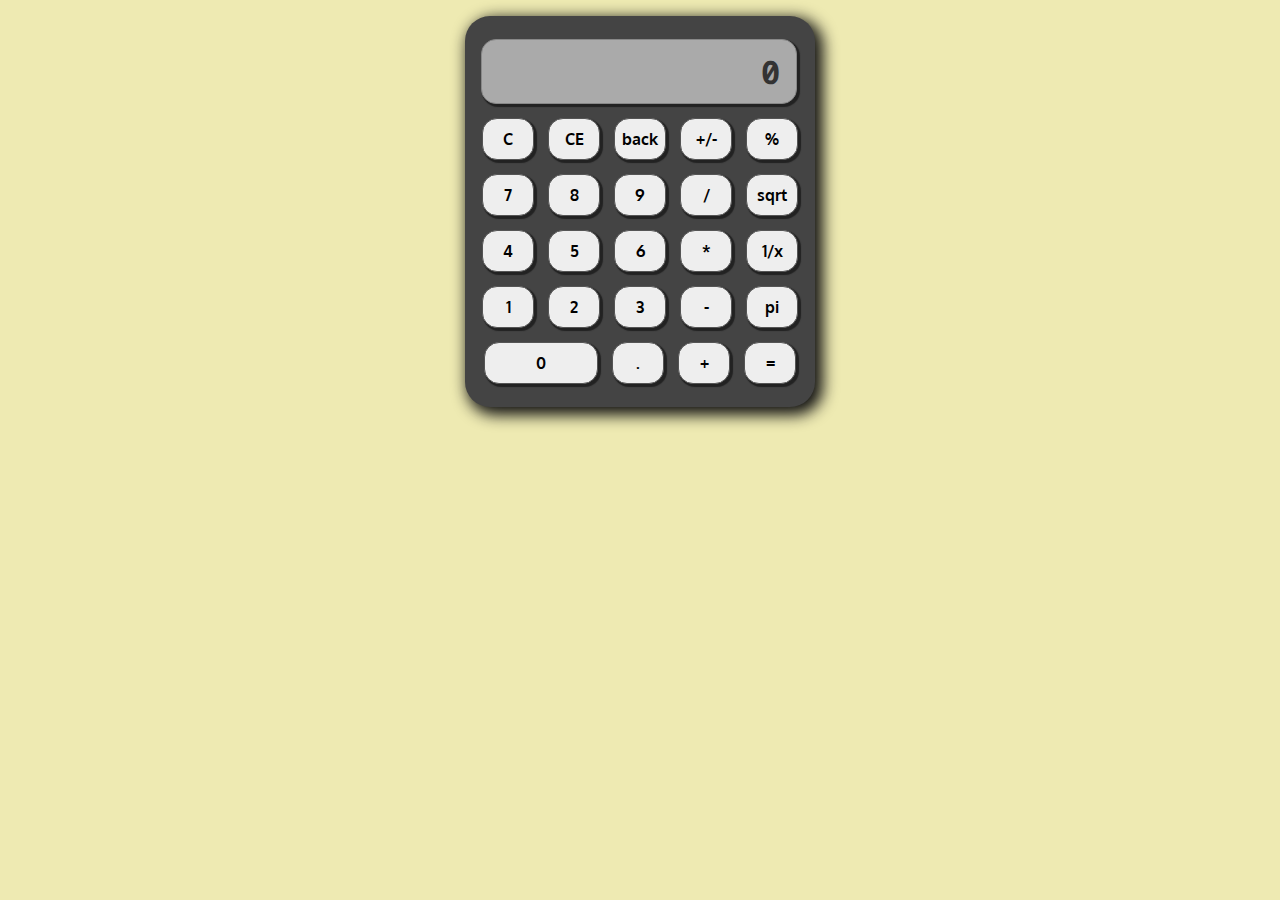
<file: Praktikum4/Tugas/Kalkulator/index.html>
<!DOCTYPE html>
<html lang="en">
  <head>
    <meta charset="UTF-8" />
    <meta http-equiv="X-UA-Compatible" content="IE=edge" />
    <meta name="viewport" content="width=device-width, initial-scale=1.0" />
    <link rel="stylesheet" href="style.css">
    <script src="https://ajax.googleapis.com/ajax/libs/jquery/3.5.1/jquery.min.js"></script>
    <script src="script.js"></script>
    <title>Kalkulator</title>
  </head>
  <body>
    <div class="calculator">
      <div class="calc-row">
        <div class="screen">0123456789</div>
      </div>

      <div class="calc-row">
        <div class="button">C</div>
        <div class="button">CE</div>
        <div class="button backspace">back</div>
        <div class="button plus-minus">+/-</div>
        <div class="button">%</div>
      </div>

      <div class="calc-row">
        <div class="button">7</div>
        <div class="button">8</div>
        <div class="button">9</div>
        <div class="button divice">/</div>
        <div class="button root">sqrt</div>
      </div>

      <div class="calc-row">
        <div class="button">4</div>
        <div class="button">5</div>
        <div class="button">6</div>
        <div class="button multiply">*</div>
        <div class="button inverse">1/x</div>
      </div>

      <div class="calc-row">
        <div class="button">1</div>
        <div class="button">2</div>
        <div class="button">3</div>
        <div class="button">-</div>
        <div class="button pi">pi</div>
      </div>

      <div class="calc-row">
        <div class="button zero">0</div>
        <div class="button decimal">.</div>
        <div class="button">+</div>
        <div class="button equal">=</div>
      </div>
    </div>
  </body>
</html>
</file>
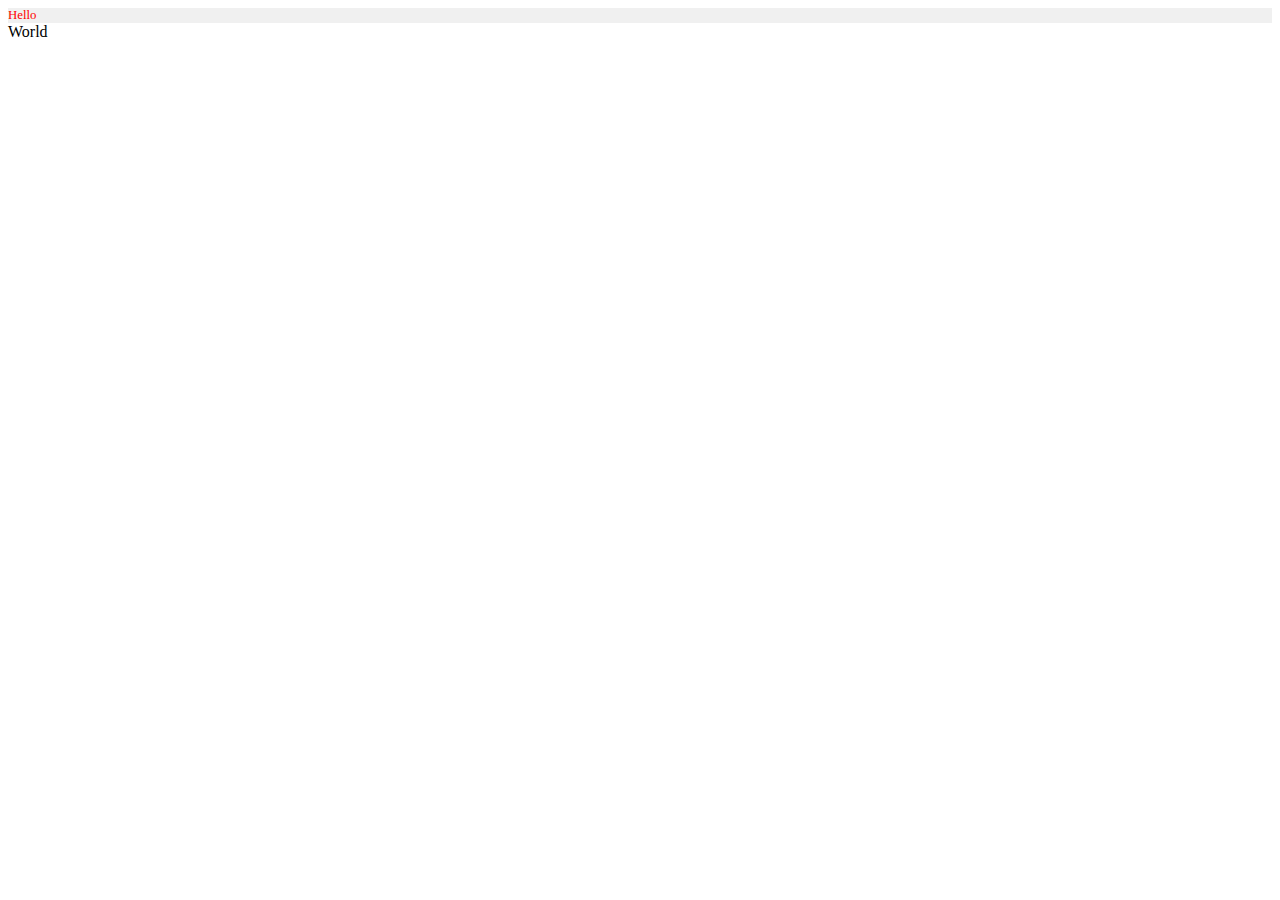
<file: ngobar_2/Penulisan_CSS/Inline_CSS.html>
<!DOCTYPE html>
<html lang="en">

<head>
    <meta charset="UTF-8">
    <meta http-equiv="X-UA-Compatible" content="IE=edge">
    <meta name="viewport" content="width=device-width, initial-scale=1.0">
    <title>Inline CSS</title>
</head>

<body>
    <div id="main" class="wrap" style="background-color: #f0f0f0;
                                         color: red;
                                         font-family: georgia;
                                         font-size: 0.8em;">
        Hello
    </div>
    <div>
        World
    </div>
</body>

</html>
</file>
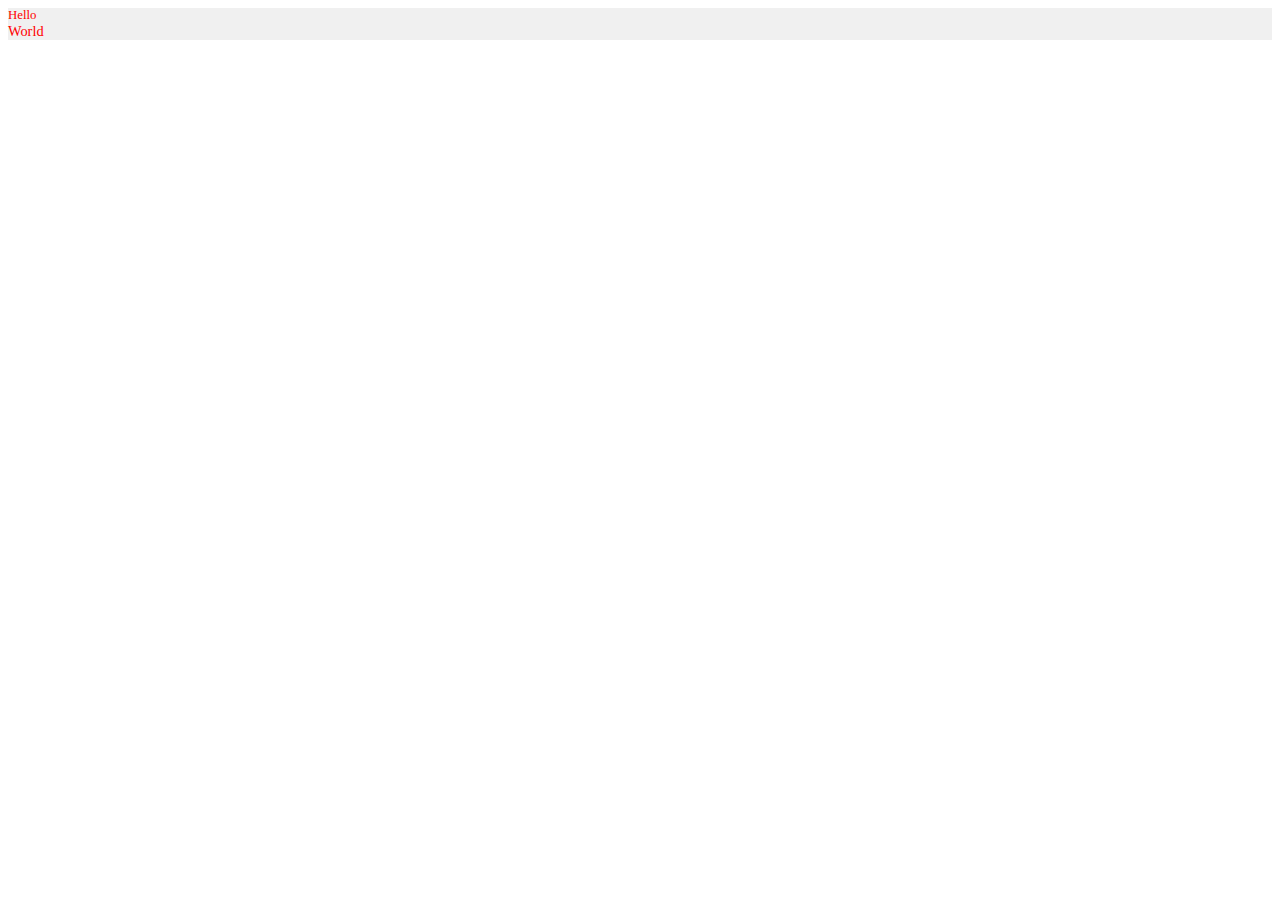
<file: ngobar_2/Penulisan_CSS/Internal_CSS.html>
<!DOCTYPE html>
<html lang="en">

<head>
    <meta charset="UTF-8">
    <meta http-equiv="X-UA-Compatible" content="IE=edge">
    <meta name="viewport" content="width=
    , initial-scale=1.0">
    <title>Internal CSS</title>

    <style>
        #main {
            background-color: #f0f0f0;
            color: red;
            font-family: georgia;
            font-size: 0.8em;
        }
        
        .body {
            background-color: #f0f0f0;
            color: red;
            font-family: georgia;
            font-size: 0.9em;
        }
    </style>
</head>

<body>
    <div id="main" class="wrap">
        Hello
    </div>
    <div class="body">
        World
    </div>
</body>

</html>
</file>
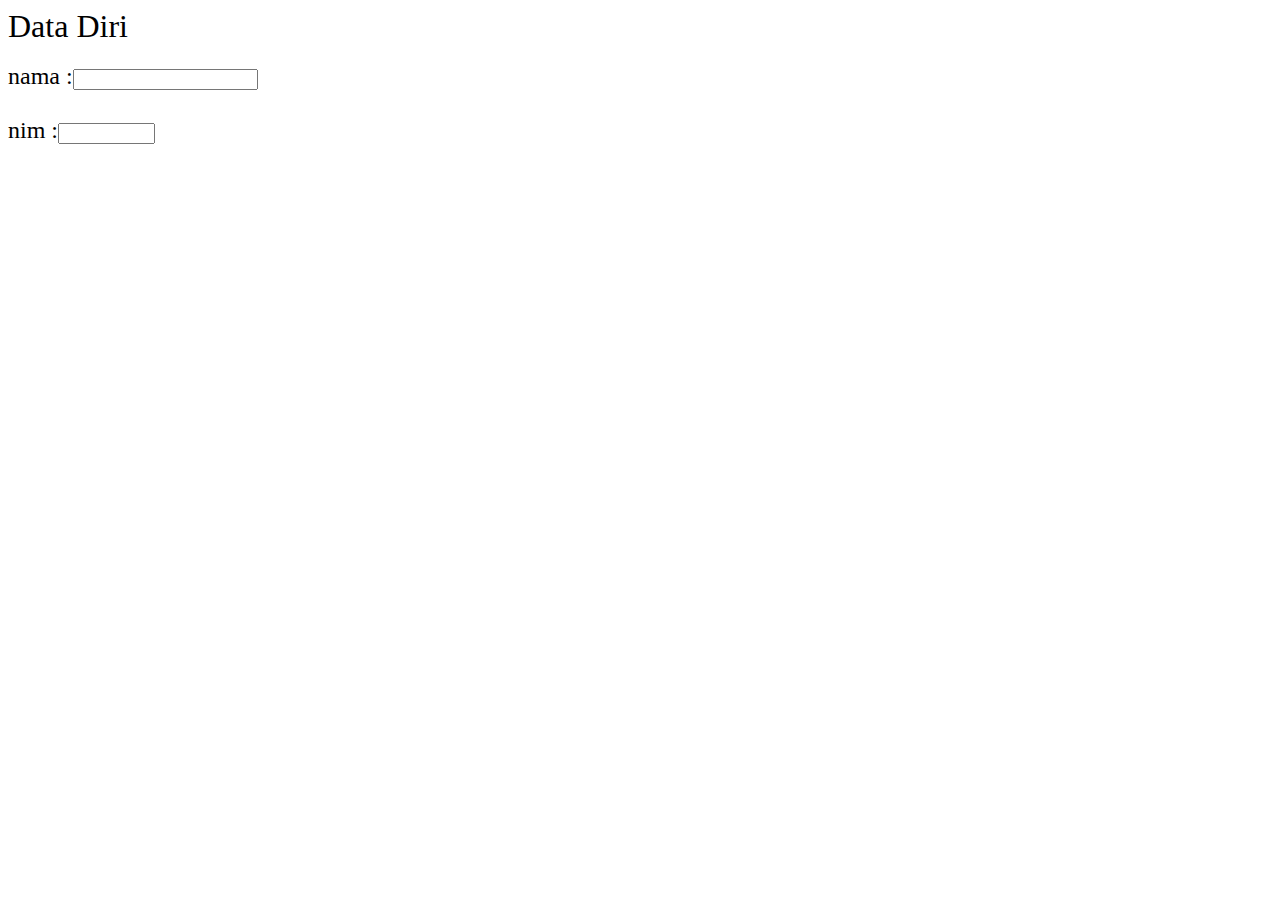
<file: pertemuan 1/Latihan/latihan14.html>
<!DOCTYPE html>
<html lang="en">

<head>
    <meta charset="UTF-8">
    <meta http-equiv="X-UA-Compatible" content="IE=edge">
    <meta name="viewport" content="width=device-width, initial-scale=1.0">
    <title>Menyisipkan Elemen Berupa Text</title>
</head>

<body>
    <font type=arial black font size="6"> Data Diri</font>
    <br><br>
    <font ty=arial size="5">
        nama :<input type="text" name="nama">
        <br>
        <br> nim :<input type="text" name="nim" value="" maxlength="9" size="9">
    </font>
</body>

</html>
</file>
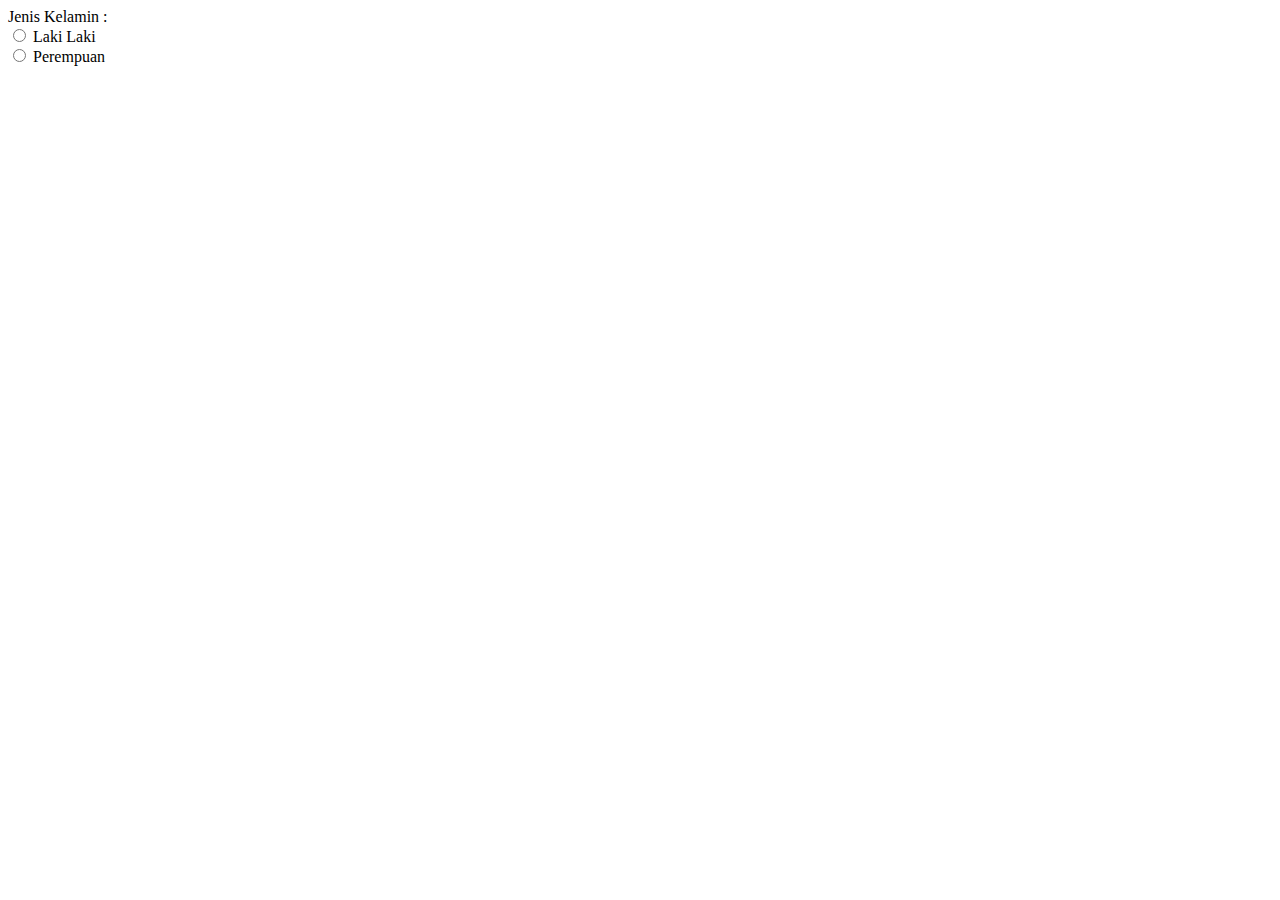
<file: pertemuan 1/Latihan/latihan16.html>
<!DOCTYPE html>
<html lang="en">

<head>
    <meta charset="UTF-8">
    <meta http-equiv="X-UA-Compatible" content="IE=edge">
    <meta name="viewport" content="width=device-width, initial-scale=1.0">
    <title>Penggunaan Radio Button</title>
</head>

<body>
    <Label>Jenis Kelamin</Label> :
    <br>
    <input type="radio" name="jenis_kelamin" value="L"> Laki Laki
    <br>
    <input type="radio" name="jenis_kelamin" value="P"> Perempuan
</body>

</html>
</file>
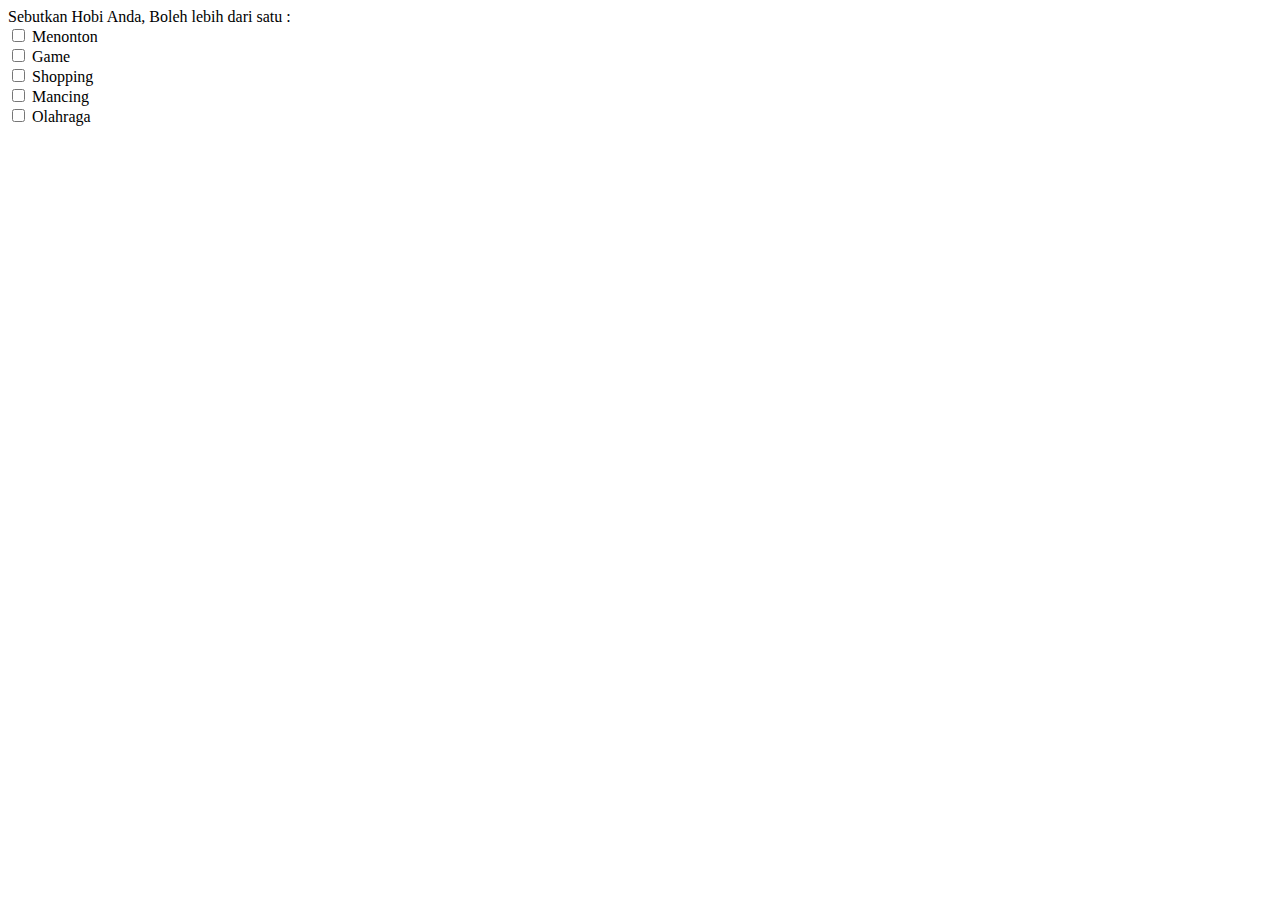
<file: pertemuan 1/Latihan/latihan17.html>
<!DOCTYPE html>
<html lang="en">

<head>
    <meta charset="UTF-8">
    <meta http-equiv="X-UA-Compatible" content="IE=edge">
    <meta name="viewport" content="width=device-width, initial-scale=1.0">
    <title>Penggunaan Check Box</title>
</head>

<body>
    Sebutkan Hobi Anda, Boleh lebih dari satu :
    <br>
    <input type="checkbox" name="hobi_1" value="Menonton"> Menonton
    <br>
    <input type="checkbox" name="hobi_2" value="Game"> Game
    <br>
    <input type="checkbox" name="hobi_3" value="Shopping"> Shopping
    <br>
    <input type="checkbox" name="hobi_4" value="Mancing"> Mancing
    <br>
    <input type="checkbox" name="hobi_5" value="Olahraga"> Olahraga
</body>

</html>
</file>
<file: 19104043_Gilang Aditia-tugas2_webittp/css/style.css>
.container-md {
    border:1px solid red
}
.bg-custom{
    background: #DB292F;
    border-top-left-radius: 25px;
    border-top-right-radius: 25px;
}
</file>
<file: portofolio gilang aditia/style.css>
@import url('https://fonts.googleapis.com/css2?family=Josefin+Sans:ital,wght@1,300&display=swap');
*{
    margin: 0;
    padding: 0;
    font-family: 'Josefin Sans', sans-serif;
}
html {
    background-image: linear-gradient( 109.6deg,  rgba(48,207,208,1) 11.2%, rgba(51,8,103,1) 92.5% );
}
body {
    display: flex;
    justify-content: center;
}
p{
    margin-top: 10px;
    font-size: 0,8em;
    text-align: justify;
    letter-spacing: 2px;
}
header{
    margin-top: -50px;
    width: 80%;
    display: grid;
    grid-template-areas:
    "profile profile"
    "intro intro"
    "story skill"
    "edu lang";
    grid-template-columns: 1fr 1fr;
    grid-template-rows: auto;
    gap: 50px 30px;
    padding: 50px;
    box-sizing: border-box;
}
.profile-img {
    margin-top: 90px;
    background-image: url(img/profile.png);
    width: 200px;
    height: 200px;
    border-radius: 50%;
    background-size: cover;
    background-position: center;
    grid-area: profile;
    justify-self: center;
    border: 2px solid white;
    box-shadow: 0 0 20px rgb(0, 0, 0);
    transition: all 400ms ease;
}
.profile-img:hover{
    filter: blur(2px);
    cursor: not-allowed;
    transform: scale(0.9);
}
.panel-intro{
    margin-top: -20px;
    margin-bottom: 20px;
    grid-area: intro;
    justify-self: center;
    color: #ecf0f1;
    
}
.panel-intro .intro1{
    font-size: 2em;
}
.panel-intro .intro2{
    font-size: 1.5em;
    text-align: center;
}
.story{
    grid-area: story;
}
.skill{
    grid-area: skill;
}
.story,
.language{
    box-shadow: 0 0 10px rgba(250, 250, 250, 0.7);
    padding: 20px;
    color: white;
    background-color: #2c3e50;
    border-radius: 20px;
}
.skill,
.education{
    box-shadow: 0 0 10px rgba(250, 250, 250, 0.7);
    padding: 20px;
    background-color: #ecf0f1;
    border-radius: 20px;
}
.education{
    grid-area: edu;
}
.language{
    grid-area: lang;
}
.story:hover,
.language:hover,
.education:hover,
.skill:hover{
    transform: scale(0.95);
}
.story,
.language,
.education,
.skill{
    transition: all 800ms ease;
}
.story,
.language,
.education,
.skill{
    cursor: not-allowed;
}
</file>
<file: 19104043_GilangAditia_web-tugas1/19104043_GilangAditia-tugas1_webittp/css/style.css>
*{
    font-family: 'Poppins', sans-serif;
}

.container{
    margin-right: auto;
    margin-left: auto;
    width: 1130px;
    min-height: 500px;
}

.slide{
    height: 500px;
    width: 100%;
    background: url('../image/wuri.jpg');
    background-size: 100% 115%;
    border-bottom-left-radius: 25px ;
    border-bottom-right-radius: 25px;
    box-shadow: 0 4px 8px 0 rgba(0, 0, 0, 0.4), 0 6px 20px 0 rgba(0, 0, 0, 0.20);
}

ul{
    list-style-type: none;
    margin: 0;
    padding: 0;
    overflow: hidden;
    margin-top: 50px;
    border-top-left-radius: 25px;
    border-top-right-radius: 25px;
    background-color: #DB292F;
    box-shadow: 0 4px 8px 0 rgba(0, 0, 0, 0.4), 0 6px 20px 0 rgba(0, 0, 0, 0.20);
}

li{
    float:left;
}

li a {
    display: inline-block;
    color: white;
    text-align: center;
    padding: 14px 16px;
    text-decoration: none;
}

li .menu-item {
    margin-left: 1px;
    margin-top: 25px;
    border-radius: 50px;
    transition: 0.4s;
}

li .menu-item:hover {
    background-color: #A61C21;
    border:1px solid white;
}

.menu-search{
    height: 30px;
    margin-left: 30px;
    margin-top: 32px;
    padding: 5px;
    padding-right: 20px;
    border-radius: 15px;
    background:rgba(250, 250, 250, 0.3);
    border: none;
    outline: none;
    color: white;   
}

.menu input[type="text"]{
    padding-left: 20px;
}

.menu-search::placeholder { /* Chrome, Firefox, Opera, Safari 10.1+ */
    padding-left: 1px;
    color: white;
}

.logo{
    margin-top: 20px;
    margin-left: 20px;
}

.title-image{
    margin-left: 150px;
    top: 188px;
    position: absolute;
    color: #C02127;
}

.description-image{
    margin-left: 150px;
    margin-top:210px;
    position: absolute;
    font-size: 19px;
}

.catalog{
    width: 100%;
    height: 300px;
    margin-top: 50px;
    background: #fff;
    box-shadow: 0 4px 8px 0 rgba(0, 0, 0, 0.4), 0 6px 20px 0 rgba(0, 0, 0, 0.20);
    border-radius: 25px;
}

.column {
    float: left;
    width: 21%;
    margin-top: 50px;
    margin-left: 20px;

  }

  
  /* Clear floats after the columns */
  .row:after {
    content: "";
    display: table;
    clear: both;
  }

  .prestasi{
    margin-top: -40px;
    margin-left: 50px;
  }

  .lokasi{
    margin-top: -50px;
    margin-left: 50px;
  }

  .fasilitas{
    margin-top: -50px;
    margin-left: 60px;
  }

  .virtual{
    margin-top: -75px;
    margin-left: 75px;
  }

  .catalog-column{
    transition: 0.3s;
  }

  .catalog-column:hover{
    margin-top: -5px;
    padding: 20px;
    background: #C02127;
    color:#fff;
    border-radius: 25px;
  }
</file>
<file: 19104043_GilangAditia_web-tugas1/Lanjut Web/css/style.css>
*{
    font-family: 'Poppins', sans-serif;
}
body{
    margin: 0;
}

.container{
    margin-right: auto;
    margin-left: auto;
    width: 1130px;
    min-height: 500px;
}

.slide{
    height: 500px;
    width: 100%;
    background: url('../image/wuri.jpg');
    background-size: 100% 115%;
    border-bottom-left-radius: 25px ;
    border-bottom-right-radius: 25px;
    box-shadow: 0 4px 8px 0 rgba(0, 0, 0, 0.4), 0 6px 20px 0 rgba(0, 0, 0, 0.20);
}

ul{
    list-style-type: none;
    margin: 0;
    padding: 0;
    overflow: hidden;
    margin-top: 50px;
    border-top-left-radius: 25px;
    border-top-right-radius: 25px;
    background-color: #DB292F;
    box-shadow: 0 4px 8px 0 rgba(0, 0, 0, 0.4), 0 6px 20px 0 rgba(0, 0, 0, 0.20);
}

li{
    float:left;
}

li a {
    display: inline-block;
    color: white;
    text-align: center;
    padding: 14px 16px;
    text-decoration: none;
}

li .menu-item {
    margin-left: 1px;
    margin-top: 25px;
    border-radius: 50px;
    transition: 0.4s;
}

li .menu-item:hover {
    background-color: #A61C21;
    border:1px solid white;
}

.menu-search{
    height: 30px;
    margin-left: 30px;
    margin-top: 32px;
    padding: 5px;
    padding-right: 20px;
    border-radius: 15px;
    background:rgba(250, 250, 250, 0.3);
    border: none;
    outline: none;
    color: white;   
}

.menu input[type="text"]{
    padding-left: 20px;
}

.menu-search::placeholder { /* Chrome, Firefox, Opera, Safari 10.1+ */
    padding-left: 1px;
    color: white;
}

.logo{
    margin-top: 20px;
    margin-left: 20px;
}

.title-image{
    margin-left: 150px;
    top: 188px;
    position: absolute;
    color: #C02127;
}

.description-image{
    margin-left: 150px;
    margin-top:210px;
    position: absolute;
    font-size: 19px;
}

.catalog{
    width: 100%;
    height: 300px;
    margin-top: 50px;
    background: #fff;
    box-shadow: 0 4px 8px 0 rgba(0, 0, 0, 0.4), 0 6px 20px 0 rgba(0, 0, 0, 0.20);
    border-radius: 25px;
}

.column {
    float: left;
    width: 21%;
    margin-top: 50px;
    margin-left: 20px;

}

  
/* Clear floats after the columns */
.row:after {
    content: "";
    display: table;
    clear: both;
}

.prestasi{
    margin-top: -40px;
    margin-left: 50px;
}

.lokasi{
    margin-top: -50px;
    margin-left: 50px;
}

.fasilitas{
    margin-top: -50px;
    margin-left: 60px;
}

.virtual{
    margin-top: -75px;
    margin-left: 75px;
}

.catalog-column{
    transition: 0.3s;
}

.catalog-column:hover{
    margin-top: -5px;
    padding: 20px;
    background: #C02127;
    color:#fff;
    border-radius: 25px;
}

.home-title{
    margin-top: 50px;
    padding-left: 25px;
    border-left: solid 7px #DB292F;
    border-radius: 0 15px 15px 0;
    background: #e0e0e0;
}

.desc-title{
    padding-top: 10px;
    padding-bottom: 10px;
    font-weight:normal;
}
.why-icon{
    text-align: center;
    margin-left: 92px;
    border-radius: 10px;
    margin-top: -40px;
    padding-top: 5px;
    position: absolute;
    background-color: white;
    width: 60px;
    height: 50px;
    box-shadow: 0 4px 8px 0 rgba(0, 0, 0, 0.4), 0 6px 20px 0 rgba(0, 0, 0, 0.20);
}

.why-box{
    height: 250px;
    background: #DB292F;
    border-radius: 25px;
    margin-top: -15px;
}



.why-title{
    color: white;
    position: absolute;
    margin-top: 55px;
    text-align: center;
    margin-left: 40px;
}

.why-content{
    
    border-bottom-left-radius: 20px;
    border-bottom-right-radius: 20px;
    text-align: center;
    margin-left: 3px;
    width: 97%;
    margin-top: -120px;
    background-color: white;
    height: 100px;
}

.why-desc-content{
    padding-top:15px;
}

.judul{
    margin-top: 50px;
    text-align: center;
    margin-left: auto;
    margin-right: auto;
}

.heading{
    border-bottom: 3px solid red;
}

.heading h2{
    width: 100%;
}

.acara-card{
    box-shadow: 0 4px 8px 0 rgba(0, 0, 0, 0.4), 0 6px 20px 0 rgba(0, 0, 0, 0.20);
    background-color: white;
    height: 600px;
    border-radius: 25px;
    overflow: hidden;
    padding: 25px;
}

.acara-inner{
    padding: 15px;
    height: 100%;
    overflow-y: auto;
    overflow-x: hidden;
}

.card-item-acara{
    width: 100%;
    height: 230px;
    background-color: #F0F0F0;
    color: #000;
    border-radius: 25px;
    transition: 0.3s;
}

.img-acara{
    margin-bottom: 100px;
    margin-top: 25px;
    margin-left: 25px;
}

.card-item-acara:hover{
    background-color: #DB292F;
    color: white;
}

.card-item-date{
    width: 100%;
    height: 90px;
    margin-top: 20px;
    background-color: #c7c7c7bb;
    border-bottom-left-radius: 25px;
    border-bottom-right-radius: 25px;
}

.acara-title{
    margin-top: -190px;
    margin-bottom: 70px;
    margin-left: 120px;
}

.lokasi-acara{
    position: absolute;
    margin-top: -70px;
    margin-left: 120px;
}

.day-date{
    font-weight:normal;
    margin-left: 85px;
    padding-top: 25px;

}

.day-num{
    font-size: 38px;
    margin-top: -115px;
    margin-left: 255px;
    padding-top: 25px;
}

.slash-date{
    font-weight:normal;
    font-size: 38px;
    margin-top: -90px;
    margin-left: 225px;
    padding-top: 25px;
}

.month-year{
    font-weight:normal;
    font-size: 14px;
    margin-top: -105px;
    margin-left: 305px;
    padding-top: 25px;
}

.footer{
    margin-top: 50px;
    height: 250px;
    background-color: #BD2429;
}

.container-footer{
    margin-right: auto;
    margin-left: auto;
    width: 1130px;
}

.footer-title{
    margin-top: -20px;
    color:white;
    font-size:2.5rem;
}

.footer-desc{
    color: white;
    margin-top: -40px;
}

.social-media{
    position: relative;
    margin-top: 80px;
    text-decoration: none;
    color: white;
}

.social-media:hover{
    color: #FFBF00;
}

.social-media-name{
    font-size: 1.3rem;
    font-weight: bold;
}

.social-media-desc{
    font-size: 0.9rem;
}
</file>
<file: ngobar_2/Pseudo_Class/css/Index.css>
button{
    background: transparent;
    border: 1px solid blueviolet;
    border-radius: 5cm;
    padding: 10px;
}

.button1:hover{
    background: blueviolet;
    color: white;
}

.button1:active{
    background: purple;
    border: 1px solid purple;
    color: white;
}

.button2:hover{
    background: blue;
    border: 1px solid blueviolet;
    color: white;
}

.button2:active{
    background: yellow;
    border: 1px solid yellow;
    color: white;
}

#aLink:link{
    color:blue;
}

#aLink:visited{
    color: gray;
}
</file>
<file: ngobar_2/Selector/css/Index.css>
/* Class */
.head{
    background: red;
    font-size: 2em;
}

/* ID */
#odd{
    background: yellow;
    font-size: 0.8em;
}

#event{
    background: blue;
    font-size: 0.8em;
}

/* Element : css element default */
table{
    border: 5px solid black ;
}

tr{
    background: green;
    font-size: 0.9em;
    text-align: center;

}
</file>
<file: Praktikum4/Tugas/Kalkulator/style.css>
@import url(https://fonts.googleapis.com/css?family=Droid+Sans+Mono|Pacifico|Oxygen);

body {
  background-color: rgb(238, 234, 178);
}

p {
  margin: 0;
  font-family: Pacifico;
  position: relative;
  left: 5%;
}

.calculator {
  position: relative;
  margin: 1em auto;
  padding: 1em 0;
  display: block-inline;
  width: 350px;
  background-color: #444;
  border-radius: 25px;
  box-shadow: 5px 5px 15px 3px #111;
  font-family: 'Oxygen';
}

.calc-row {
  text-align: center;
}

.calc-row div.screen {
  font-family: Droid Sans Mono;
  display: table;
  width: 85%;
  background-color: #aaa;
  text-align: right;
  font-size: 2em;
  min-height: 1.2em;
  margin-left: 0.5em;
  padding-right: 0.5em;
  border: 1px solid #888;
  color: #333;
}

.calc-row div {
  text-align: center;
  display: inline-block;
  font-weight: bold;
  border: 1px solid #555;
  background-color: #eee;
  padding: 10px 0;
  margin: 7px 5px;
  border-radius: 15px;
  box-shadow: 2px 2px 1px 1px #222;
  width: 50px;
}

.calc-row div.zero {
  width: 112px;
}

.calc-row div.zero {
  margin-right: 5px;
}
</file>
